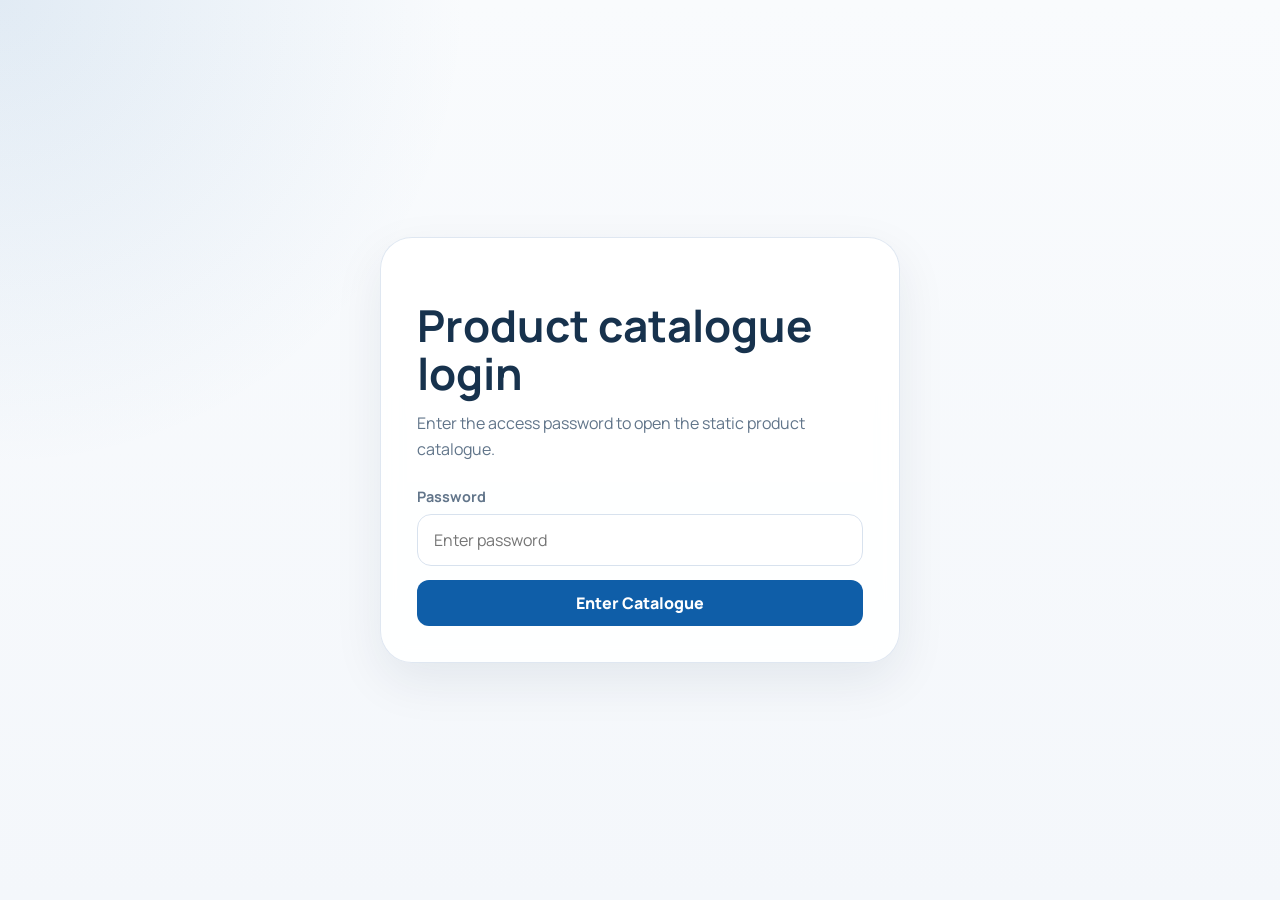
<file: index.html>
<!DOCTYPE html>
<html lang="en">
<head>
  <meta charset="UTF-8">
  <meta name="viewport" content="width=device-width, initial-scale=1.0">
  <title>Product Catalogue</title>
  <link rel="preconnect" href="https://fonts.googleapis.com">
  <link rel="preconnect" href="https://fonts.gstatic.com" crossorigin>
  <link href="https://fonts.googleapis.com/css2?family=Manrope:wght@400;500;600;700;800&display=swap" rel="stylesheet">
  <link rel="stylesheet" href="style.css">
</head>
<body>
  <header class="hero">
    <div class="hero__inner">
      <div class="hero__copy">
        <p class="eyebrow">B2B Product Knowledge Base</p>
        <h1>Static product catalogue for sales teams.</h1>
        <p class="hero__text">
          Based on the Nistech product list: compare main products, inspect accessory fitment, and filter by series, category, availability and capability.
        </p>
        <div class="catalogue-actions">
          <button id="toggle-edit-mode" class="hero-button" type="button" aria-pressed="false">Edit Catalogue</button>
          <button id="add-product" class="hero-button hero-button--quiet hidden" type="button">Add Product</button>
          <button id="discard-local-edits" class="hero-button hero-button--quiet hidden" type="button">Discard Local Edits</button>
        </div>
        <p id="edit-mode-note" class="edit-mode-note hidden" aria-live="polite"></p>
      </div>
      <div class="hero__stats" aria-label="Catalogue summary">
        <div class="stat-card">
          <span class="stat-card__label">Products</span>
          <strong id="product-count">0</strong>
        </div>
        <div class="stat-card">
          <span class="stat-card__label">Main Products</span>
          <strong id="main-count">0</strong>
        </div>
        <div class="stat-card">
          <span class="stat-card__label">Accessories</span>
          <strong id="accessory-count">0</strong>
        </div>
      </div>
    </div>
  </header>

  <main class="page-shell">
    <section class="controls" aria-label="Search and filters">
      <div class="search-panel">
        <label class="search-label" for="search-input">Search products</label>
        <div class="search-wrap">
          <input
            id="search-input"
            type="search"
            placeholder="Search by name, brand, category, features, notes, best for..."
            autocomplete="off"
          >
        </div>
      </div>

      <div class="filter-grid">
        <label class="filter-field">
          <span>Type</span>
          <select id="kind-filter">
            <option value="">All types</option>
            <option value="main">Main</option>
            <option value="accessory">Accessory</option>
          </select>
        </label>

        <label class="filter-field">
          <span>Brand</span>
          <select id="brand-filter">
            <option value="">All brands</option>
          </select>
        </label>

        <label class="filter-field">
          <span>Category</span>
          <select id="category-filter">
            <option value="">All categories</option>
          </select>
        </label>

        <label class="filter-field">
          <span>Series</span>
          <select id="series-filter">
            <option value="">All series</option>
          </select>
        </label>

        <label class="filter-field">
          <span>Product type</span>
          <select id="product-type-filter">
            <option value="">All product types</option>
          </select>
        </label>

        <label class="filter-field">
          <span>Availability</span>
          <select id="availability-filter">
            <option value="">All availability</option>
          </select>
        </label>

        <label class="filter-field">
          <span>Key feature</span>
          <select id="feature-filter">
            <option value="">All key features</option>
          </select>
        </label>
      </div>
    </section>

    <section class="results-bar" aria-live="polite">
      <p id="results-summary">Loading products...</p>
      <button id="reset-filters" class="secondary-button" type="button">Reset Filters</button>
    </section>

    <section>
      <div id="product-grid" class="product-grid" aria-live="polite"></div>
      <div id="empty-state" class="empty-state hidden">
        <h2>No products matched your search.</h2>
        <p>Try clearing one or more filters or using broader search terms.</p>
      </div>
    </section>
  </main>

  <aside id="compare-bar" class="compare-bar hidden" aria-label="Comparison selection">
    <div class="compare-bar__content">
      <div>
        <p class="compare-bar__label">Comparison tray</p>
        <p id="compare-summary">0 products selected</p>
      </div>
      <div id="compare-items" class="compare-items"></div>
    </div>
    <div class="compare-bar__actions">
      <button id="clear-compare" class="secondary-button" type="button">Clear</button>
      <button id="open-compare" class="primary-button" type="button">Compare</button>
    </div>
  </aside>

  <div id="modal-overlay" class="modal-overlay hidden">
    <div id="modal-content" class="modal" role="dialog" aria-modal="true" aria-labelledby="modal-title">
      <button id="close-modal" class="modal__close" type="button" aria-label="Close">&times;</button>
      <div id="modal-body"></div>
    </div>
  </div>

  <script src="auth.js"></script>
  <script src="app.js"></script>
</body>
</html>
</file>
<file: style.css>
:root {
  --bg: #f4f7fb;
  --surface: #ffffff;
  --surface-alt: #edf3f9;
  --border: #d8e2ee;
  --text: #17324d;
  --muted: #61758a;
  --accent: #0f5ea8;
  --accent-strong: #0b4479;
  --accent-soft: #dcecff;
  --success: #1f7a52;
  --shadow: 0 18px 50px rgba(15, 39, 66, 0.08);
  --radius-lg: 24px;
  --radius-md: 18px;
  --radius-sm: 12px;
}

* {
  box-sizing: border-box;
}

body {
  margin: 0;
  font-family: "Manrope", sans-serif;
  background:
    radial-gradient(circle at top left, rgba(15, 94, 168, 0.1), transparent 30%),
    linear-gradient(180deg, #f9fbfd 0%, var(--bg) 100%);
  color: var(--text);
}

.login-body {
  min-height: 100vh;
  display: grid;
  place-items: center;
  padding: 24px;
}

button,
input,
select {
  font: inherit;
}

img {
  max-width: 100%;
  display: block;
}

.hidden {
  display: none !important;
}

.login-shell {
  width: min(100%, 520px);
}

.login-card {
  background: rgba(255, 255, 255, 0.9);
  border: 1px solid rgba(216, 226, 238, 0.8);
  border-radius: 32px;
  padding: 36px;
  box-shadow: var(--shadow);
  backdrop-filter: blur(10px);
}

.login-card h1 {
  margin: 0;
  font-size: clamp(2rem, 4vw, 2.75rem);
  line-height: 1.08;
}

.login-copy {
  margin: 14px 0 24px;
  color: var(--muted);
  line-height: 1.6;
}

.login-form {
  display: grid;
  gap: 14px;
}

.login-form input {
  width: 100%;
  border: 1px solid var(--border);
  background: #fff;
  border-radius: 14px;
  padding: 14px 16px;
  color: var(--text);
}

.login-form input:focus {
  outline: 2px solid rgba(15, 94, 168, 0.2);
  border-color: var(--accent);
}

.login-button {
  width: 100%;
  justify-content: center;
}

.login-error {
  margin: 0;
  color: #b43b28;
  font-weight: 700;
}

.hero {
  padding: 40px 20px 24px;
}

.hero__inner,
.page-shell {
  width: min(1180px, calc(100% - 32px));
  margin: 0 auto;
}

.hero__inner {
  background: linear-gradient(135deg, rgba(11, 68, 121, 0.98), rgba(15, 94, 168, 0.92));
  color: #fff;
  border-radius: 32px;
  padding: 36px;
  display: grid;
  grid-template-columns: minmax(0, 2.2fr) minmax(280px, 1fr);
  gap: 24px;
  box-shadow: var(--shadow);
}

.eyebrow {
  margin: 0 0 10px;
  font-size: 0.82rem;
  font-weight: 700;
  letter-spacing: 0.12em;
  text-transform: uppercase;
  color: rgba(255, 255, 255, 0.8);
}

.hero h1 {
  margin: 0;
  font-size: clamp(2rem, 4vw, 3.25rem);
  line-height: 1.05;
  max-width: 12ch;
}

.hero__text {
  max-width: 62ch;
  margin: 16px 0 0;
  color: rgba(255, 255, 255, 0.84);
  line-height: 1.65;
}

.catalogue-actions {
  display: flex;
  flex-wrap: wrap;
  gap: 10px;
  margin-top: 24px;
}

.hero-button {
  border: 1px solid rgba(255, 255, 255, 0.38);
  background: #fff;
  color: var(--accent-strong);
  border-radius: 12px;
  padding: 11px 14px;
  font-weight: 800;
  cursor: pointer;
  min-height: 48px;
  touch-action: manipulation;
  position: relative;
  z-index: 1;
}

.hero-button--quiet {
  background: transparent;
  color: #fff;
}

.edit-mode-note {
  margin: 12px 0 0;
  color: #fff !important;
  font-size: 0.88rem;
  font-weight: 700;
}

.is-editing .product-card {
  border-color: rgba(15, 94, 168, 0.45);
}

.hero__stats {
  display: grid;
  grid-template-columns: repeat(1, minmax(0, 1fr));
  gap: 14px;
}

.stat-card {
  padding: 18px;
  border-radius: var(--radius-md);
  background: rgba(255, 255, 255, 0.1);
  border: 1px solid rgba(255, 255, 255, 0.14);
  backdrop-filter: blur(8px);
}

.stat-card strong {
  display: block;
  margin-top: 8px;
  font-size: 2rem;
}

.stat-card__label {
  font-size: 0.9rem;
  color: rgba(255, 255, 255, 0.74);
}

.page-shell {
  padding-bottom: 160px;
}

.controls {
  margin-top: 14px;
  background: rgba(255, 255, 255, 0.82);
  border: 1px solid rgba(216, 226, 238, 0.8);
  border-radius: 28px;
  padding: 22px;
  box-shadow: var(--shadow);
  backdrop-filter: blur(10px);
}

.search-label,
.filter-field span {
  display: block;
  margin-bottom: 8px;
  font-size: 0.9rem;
  font-weight: 700;
  color: var(--muted);
}

.search-wrap input,
.filter-field select {
  width: 100%;
  border: 1px solid var(--border);
  background: #fff;
  border-radius: 14px;
  padding: 14px 16px;
  color: var(--text);
}

.search-wrap input:focus,
.filter-field select:focus {
  outline: 2px solid rgba(15, 94, 168, 0.2);
  border-color: var(--accent);
}

.filter-grid {
  margin-top: 18px;
  display: grid;
  grid-template-columns: repeat(4, minmax(0, 1fr));
  gap: 14px;
  align-items: end;
}

.filter-field:last-child {
  grid-column: span 2;
}

.results-bar {
  margin: 18px 0 16px;
  display: flex;
  justify-content: space-between;
  align-items: center;
  gap: 12px;
}

.results-bar p {
  margin: 0;
  color: var(--muted);
}

.product-grid {
  display: grid;
  grid-template-columns: repeat(3, minmax(0, 1fr));
  gap: 20px;
}

.product-card {
  background: var(--surface);
  border: 1px solid rgba(216, 226, 238, 0.75);
  border-radius: 24px;
  overflow: hidden;
  box-shadow: var(--shadow);
  display: flex;
  flex-direction: column;
}

.product-card__image {
  aspect-ratio: 16 / 10;
  background: linear-gradient(135deg, #e9f1fb, #f7fbff);
}

.product-card__image img {
  width: 100%;
  height: 100%;
  object-fit: cover;
}

.product-card__body {
  padding: 20px;
  display: flex;
  flex-direction: column;
  gap: 14px;
  flex: 1;
}

.product-card__meta,
.modal__meta {
  display: flex;
  gap: 10px;
  flex-wrap: wrap;
}

.pill,
.tag {
  display: inline-flex;
  align-items: center;
  padding: 7px 10px;
  border-radius: 999px;
  font-size: 0.82rem;
  font-weight: 700;
}

.pill {
  background: var(--surface-alt);
  color: var(--accent-strong);
}

.pill--linked {
  border: none;
  cursor: pointer;
  transition: background-color 0.18s ease, transform 0.18s ease;
}

.pill--linked:hover {
  background: #dbe8f7;
  transform: translateY(-1px);
}

.pill--main {
  background: #e4f0ff;
  color: #0b4479;
}

.pill--accessory {
  background: #edf4ea;
  color: #1d6d47;
}

.pill--available {
  background: #e5f6ed;
  color: #1d6d47;
}

.pill--unavailable {
  background: #f8e8e5;
  color: #9a3b27;
}

.pill--neutral {
  background: #eef2f7;
  color: #5b6877;
}

.tag {
  background: var(--accent-soft);
  color: var(--accent-strong);
}

.product-card h2,
.modal h2 {
  margin: 0;
  font-size: 1.35rem;
}

.product-card p,
.modal p {
  margin: 0;
  color: var(--muted);
  line-height: 1.6;
}

.price-row {
  display: flex;
  justify-content: space-between;
  align-items: center;
  gap: 10px;
  padding: 14px 0 0;
  border-top: 1px solid var(--border);
}

.price {
  font-size: 1.15rem;
  font-weight: 800;
  color: var(--text);
}

.price--muted {
  color: var(--muted);
  font-weight: 700;
}

.button-row {
  margin-top: auto;
  display: flex;
  gap: 10px;
  flex-wrap: wrap;
}

.support-note {
  font-size: 0.88rem;
  font-weight: 700;
  color: var(--muted);
}

.primary-button,
.secondary-button {
  border: none;
  border-radius: 12px;
  padding: 12px 16px;
  font-weight: 800;
  cursor: pointer;
}

.primary-button {
  background: var(--accent);
  color: #fff;
}

.primary-button:hover {
  background: var(--accent-strong);
}

.secondary-button {
  background: var(--surface-alt);
  color: var(--text);
}

.secondary-button:hover {
  background: #e3edf8;
}

.edit-button {
  border: 1px solid var(--accent);
  border-radius: 12px;
  padding: 11px 14px;
  background: #fff;
  color: var(--accent);
  font-weight: 800;
  cursor: pointer;
}

.edit-button:hover {
  background: var(--accent-soft);
}

.empty-state {
  background: rgba(255, 255, 255, 0.8);
  border: 1px dashed var(--border);
  border-radius: 24px;
  padding: 36px 24px;
  text-align: center;
}

.compare-bar {
  position: fixed;
  left: 16px;
  right: 16px;
  bottom: 16px;
  background: rgba(17, 34, 52, 0.94);
  color: #fff;
  border-radius: 24px;
  padding: 18px 20px;
  display: flex;
  justify-content: space-between;
  gap: 18px;
  align-items: center;
  box-shadow: 0 20px 48px rgba(8, 18, 30, 0.3);
  z-index: 15;
}

.compare-bar__content {
  display: flex;
  align-items: center;
  gap: 18px;
  flex-wrap: wrap;
}

.compare-bar__label {
  margin: 0 0 4px;
  color: rgba(255, 255, 255, 0.66);
  font-size: 0.82rem;
  text-transform: uppercase;
  letter-spacing: 0.08em;
}

.compare-items {
  display: flex;
  gap: 8px;
  flex-wrap: wrap;
}

.compare-chip {
  background: rgba(255, 255, 255, 0.11);
  border: 1px solid rgba(255, 255, 255, 0.12);
  border-radius: 999px;
  padding: 8px 12px;
  font-size: 0.86rem;
}

.compare-bar__actions {
  display: flex;
  gap: 10px;
}

.modal-overlay {
  position: fixed;
  inset: 0;
  background: rgba(11, 18, 29, 0.65);
  display: flex;
  justify-content: center;
  align-items: center;
  padding: 20px;
  z-index: 20;
}

.modal {
  width: min(1080px, 100%);
  max-height: 90vh;
  overflow: auto;
  background: var(--surface);
  border-radius: 28px;
  padding: 24px;
  position: relative;
}

.modal__close {
  position: sticky;
  top: 0;
  margin-left: auto;
  display: block;
  border: none;
  background: var(--surface-alt);
  color: var(--text);
  width: 42px;
  height: 42px;
  border-radius: 50%;
  cursor: pointer;
  font-size: 1.5rem;
}

.modal__hero {
  display: grid;
  grid-template-columns: minmax(280px, 380px) minmax(0, 1fr);
  gap: 24px;
}

.modal__image {
  border-radius: 20px;
  overflow: hidden;
  background: linear-gradient(135deg, #e9f1fb, #f7fbff);
}

.modal__section {
  margin-top: 24px;
}

.modal__section h3 {
  margin: 0 0 10px;
  font-size: 1rem;
}

.editor-panel__heading {
  margin-bottom: 22px;
}

.eyebrow--dark {
  color: var(--accent);
}

.product-edit-form {
  display: grid;
  grid-template-columns: repeat(2, minmax(0, 1fr));
  gap: 16px;
}

.editor-field {
  display: grid;
  gap: 7px;
}

.editor-field--full,
.editor-actions {
  grid-column: 1 / -1;
}

.editor-field span {
  color: var(--muted);
  font-size: 0.88rem;
  font-weight: 800;
}

.editor-field small {
  color: var(--muted);
}

.feature-picker {
  margin: 0;
  border: 1px solid var(--border);
  border-radius: 14px;
  padding: 14px;
}

.relationship-picker {
  margin: 0;
  border: 1px solid var(--border);
  border-radius: 14px;
  padding: 14px;
}

.relationship-picker legend {
  padding: 0 5px;
  color: var(--muted);
  font-size: 0.88rem;
  font-weight: 800;
}

.relationship-picker p {
  margin: 0 0 10px;
  color: var(--muted);
  font-size: 0.82rem;
}

.relationship-picker > input {
  margin-bottom: 10px;
}

.relationship-picker__options {
  display: grid;
  grid-template-columns: repeat(2, minmax(0, 1fr));
  gap: 8px;
  max-height: 240px;
  overflow: auto;
  padding: 2px;
  border: 0;
  border-radius: 10px;
}

.relationship-picker__options label {
  display: grid;
  grid-template-columns: 20px minmax(0, 1fr);
  gap: 8px;
  align-items: flex-start;
  padding: 10px 12px;
  min-height: 66px;
  border: 1px solid var(--border);
  border-radius: 10px;
  background: #fff;
  cursor: pointer;
}

.relationship-picker__options label:hover {
  border-color: #a9c9e7;
  background: #f7fbff;
}

.relationship-picker__options input {
  width: auto;
  margin: 3px 0 0;
}

.relationship-picker__options span {
  color: var(--text);
  font-size: 0.88rem;
  font-weight: 700;
}

.relationship-picker__options small {
  color: var(--muted);
  font-weight: 600;
}

.feature-picker legend {
  padding: 0 5px;
  color: var(--muted);
  font-size: 0.88rem;
  font-weight: 800;
}

.feature-picker__options {
  display: flex;
  flex-wrap: wrap;
  gap: 8px;
}

.feature-picker__options label {
  display: inline-flex;
  align-items: center;
  gap: 7px;
  padding: 7px 10px;
  background: var(--surface-alt);
  border-radius: 999px;
  color: var(--accent-strong);
  font-size: 0.82rem;
  font-weight: 700;
}

.feature-picker__options input {
  width: auto;
  margin: 0;
}

.feature-picker__custom {
  display: grid;
  gap: 7px;
  margin-top: 14px;
}

.feature-picker__custom span {
  color: var(--muted);
  font-size: 0.82rem;
  font-weight: 700;
}

.editor-field input,
.editor-field textarea,
.editor-field select {
  width: 100%;
  border: 1px solid var(--border);
  border-radius: 12px;
  padding: 12px 13px;
  color: var(--text);
  background: #fff;
}

.editor-field textarea {
  resize: vertical;
}

.editor-field input:focus,
.editor-field textarea:focus,
.editor-field select:focus {
  outline: 2px solid rgba(15, 94, 168, 0.18);
  border-color: var(--accent);
}

.editor-actions {
  display: flex;
  gap: 10px;
  padding-top: 6px;
}

.detail-grid {
  display: grid;
  grid-template-columns: repeat(2, minmax(0, 1fr));
  gap: 16px;
}

.detail-box,
.comparison-panel {
  background: var(--surface-alt);
  border-radius: 18px;
  padding: 16px;
}

.detail-box strong,
.comparison-panel strong {
  display: block;
  margin-bottom: 8px;
}

.related-list {
  display: flex;
  gap: 10px;
  flex-wrap: wrap;
}

.support-list {
  display: flex;
  gap: 10px;
  flex-wrap: wrap;
}

.comparison-table-wrap {
  overflow-x: auto;
  border-radius: 18px;
  border: 1px solid var(--border);
}

.comparison-table {
  width: 100%;
  border-collapse: collapse;
  min-width: 760px;
}

.comparison-table th,
.comparison-table td {
  padding: 14px 16px;
  text-align: left;
  border-bottom: 1px solid var(--border);
  vertical-align: top;
}

.comparison-table thead th {
  background: #eff5fb;
}

.comparison-table tbody th {
  background: #f7fafd;
  width: 220px;
}

@media (max-width: 1024px) {
  .hero__inner,
  .modal__hero,
  .detail-grid {
    grid-template-columns: 1fr;
  }

  .filter-grid {
    grid-template-columns: repeat(3, minmax(0, 1fr));
  }

  .filter-field:last-child {
    grid-column: span 1;
  }

  .product-grid {
    grid-template-columns: repeat(2, minmax(0, 1fr));
  }

  .product-edit-form {
    grid-template-columns: 1fr;
  }

  .editor-field--full,
  .editor-actions {
    grid-column: auto;
  }

  .hero h1 {
    max-width: none;
  }
}

@media (max-width: 720px) {
  .hero {
    padding: 16px 12px 14px;
  }

  .hero__inner,
  .page-shell {
    width: min(100% - 24px, 1180px);
  }

  .catalogue-actions {
    display: grid;
    grid-template-columns: 1fr;
  }

  .hero-button {
    width: 100%;
  }

  .relationship-picker__options {
    grid-template-columns: 1fr;
    max-height: 260px;
  }

  .filter-grid,
  .product-grid {
    grid-template-columns: 1fr;
  }

  .filter-field:last-child {
    grid-column: span 1;
  }

  .hero__inner,
  .controls,
  .modal {
    padding: 18px;
    border-radius: 22px;
  }

  .results-bar,
  .compare-bar,
  .compare-bar__content,
  .compare-bar__actions,
  .button-row {
    flex-direction: column;
    align-items: stretch;
  }

  .compare-bar {
    left: 12px;
    right: 12px;
    bottom: 12px;
  }
}
</file>
